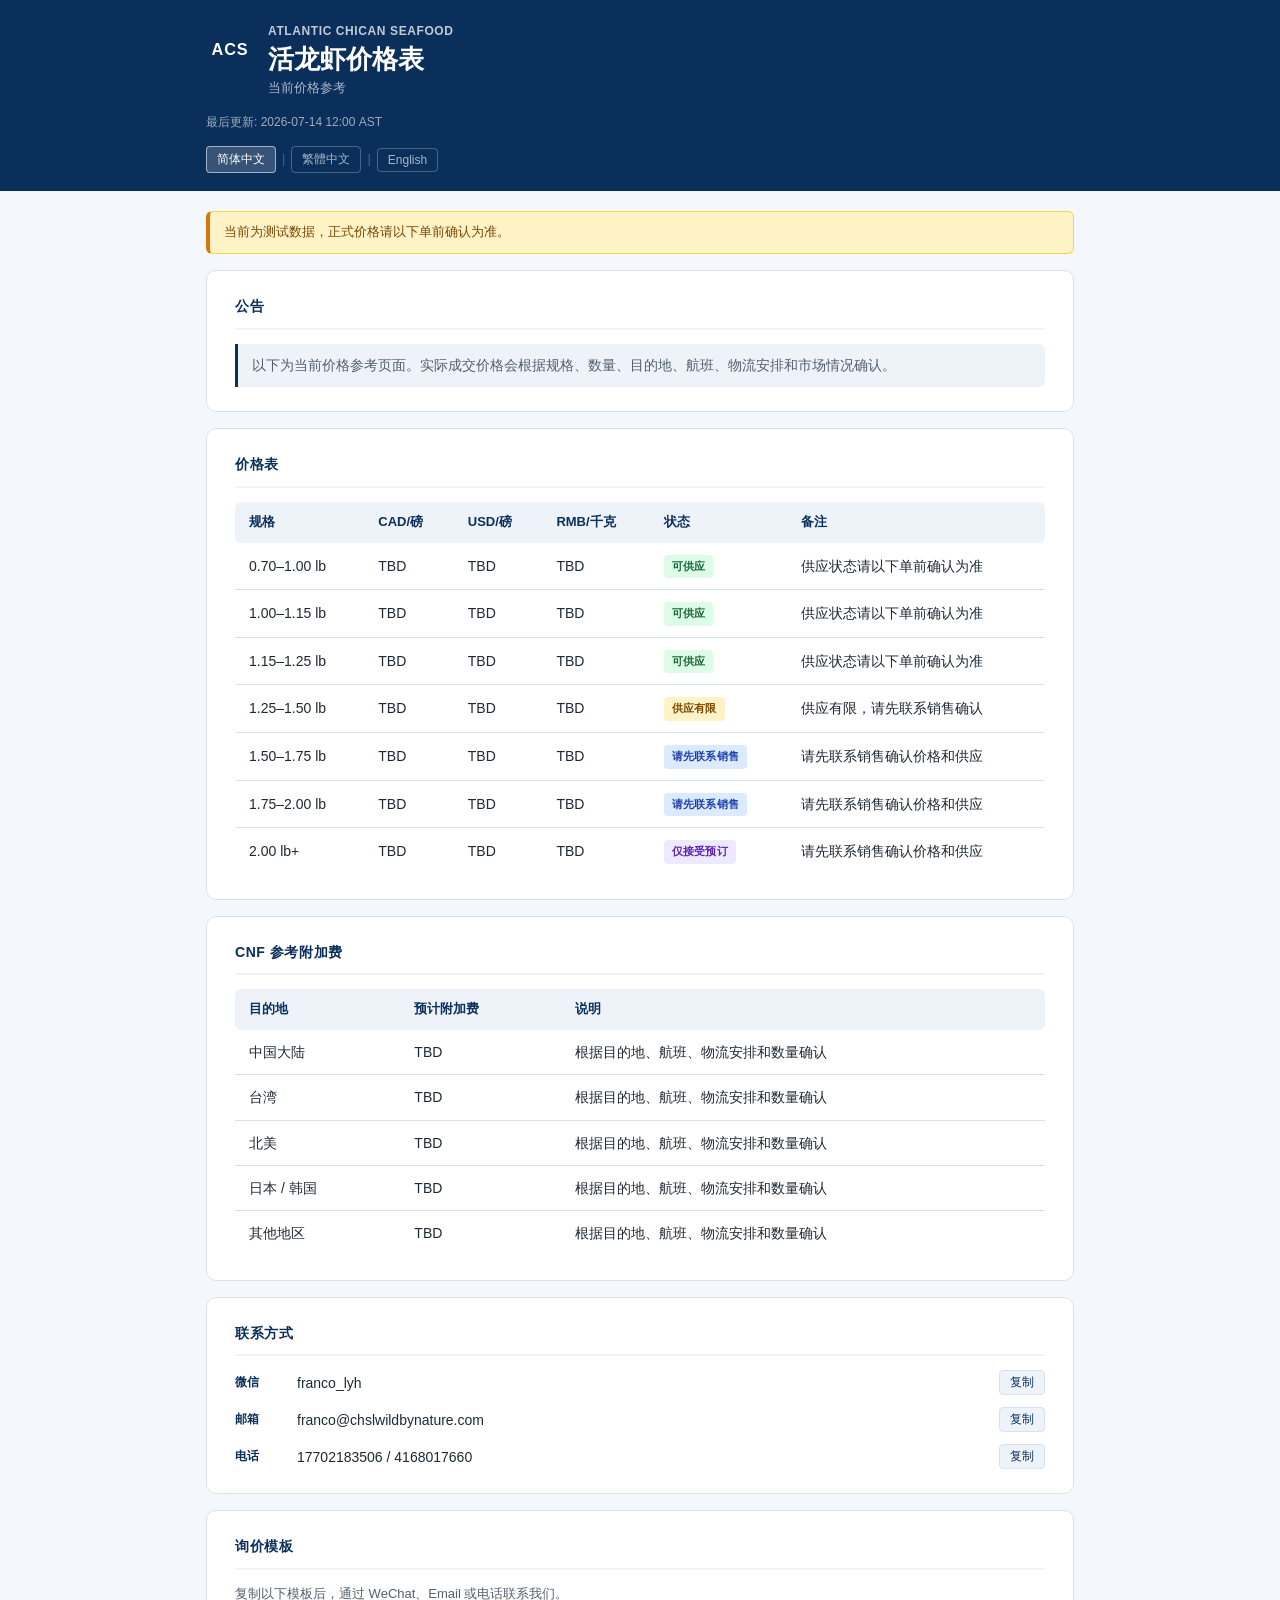
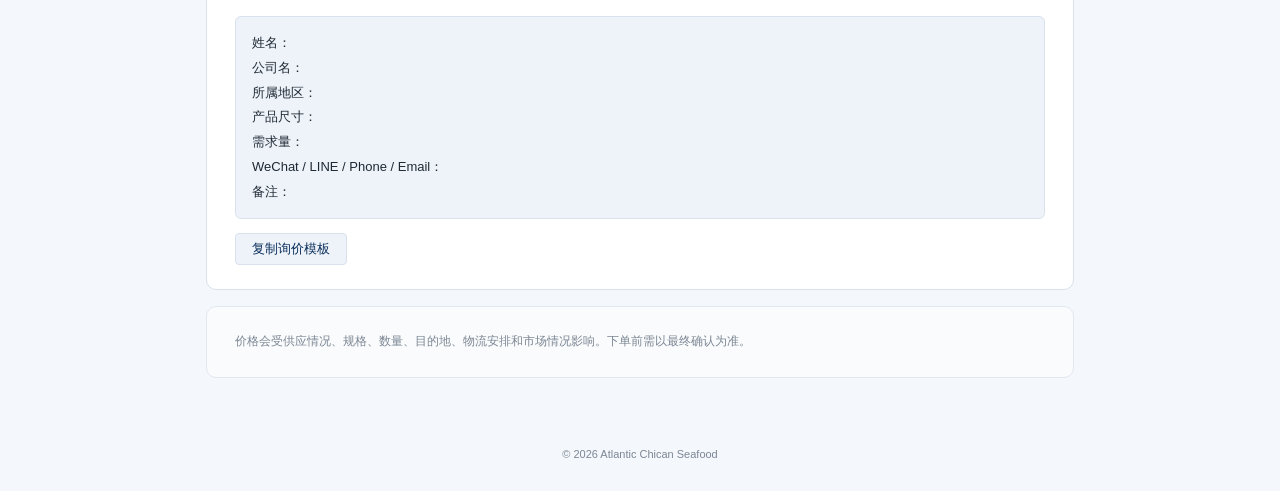
<file: index.html>
<!doctype html>
<html lang="zh-Hans">
<head>
  <meta charset="utf-8">
  <meta name="viewport" content="width=device-width, initial-scale=1">
  <title>活龙虾价格表 — Atlantic Chican Seafood</title>
  <link rel="stylesheet" href="styles.css">
</head>
<body>

  <!-- ── Header ──────────────────────────────────────────────────────────── -->
  <header id="site-header">
    <div class="container">
      <div class="header-inner">

        <div class="header-top">
          <img src="assets/logo-placeholder.svg" alt="ACS" class="logo" width="48" height="48">
          <div>
            <div class="brand-name" id="brand-name">Atlantic Chican Seafood</div>
            <h1 class="page-title" id="page-title">活龙虾价格表</h1>
            <p class="page-subtitle" id="page-subtitle">当前价格参考</p>
          </div>
        </div>

        <p class="header-meta" id="last-updated"></p>

        <nav class="lang-switcher" aria-label="Language">
          <button class="lang-btn active" data-lang="zh-hans">简体中文</button>
          <span class="lang-divider" aria-hidden="true">|</span>
          <button class="lang-btn" data-lang="zh-hant">繁體中文</button>
          <span class="lang-divider" aria-hidden="true">|</span>
          <button class="lang-btn" data-lang="en">English</button>
        </nav>

      </div>
    </div>
  </header>

  <!-- ── Main ────────────────────────────────────────────────────────────── -->
  <main id="main-content" class="container">

    <!-- Shown while JSON is loading -->
    <p id="loading-msg" class="loading-msg">…</p>

    <!-- Shown if JSON fails to load -->
    <div id="error-msg" class="error-card"></div>

    <!-- All sections, hidden until JS renders them -->
    <div id="sections-wrapper" hidden>

      <!-- Sample data banner — shown only when dataStatus === "sample" -->
      <div id="sample-banner" class="sample-banner" hidden></div>

      <!-- Announcement -->
      <section class="card">
        <h2 class="card-title" id="announcement-title"></h2>
        <p id="announcement-text"></p>
      </section>

      <!-- Price Table -->
      <section class="card">
        <h2 class="card-title" id="price-title"></h2>
        <div class="table-scroll">
          <table class="price-table">
            <thead>
              <tr>
                <th id="col-size"></th>
                <th id="col-cad"></th>
                <th id="col-usd"></th>
                <th id="col-rmb"></th>
                <th id="col-status"></th>
                <th id="col-note"></th>
              </tr>
            </thead>
            <tbody id="price-tbody"></tbody>
          </table>
        </div>
      </section>

      <!-- CNF Reference -->
      <section class="card">
        <h2 class="card-title" id="cnf-title"></h2>
        <div class="table-scroll">
          <table class="price-table">
            <thead>
              <tr>
                <th id="col-region"></th>
                <th id="col-addon"></th>
                <th id="col-cnf-note"></th>
              </tr>
            </thead>
            <tbody id="cnf-tbody"></tbody>
          </table>
        </div>
      </section>

      <!-- Contact -->
      <section class="card">
        <h2 class="card-title" id="contact-title"></h2>
        <div class="contact-list" id="contact-list"></div>
      </section>

      <!-- Quote Template -->
      <section class="card">
        <h2 class="card-title" id="quote-title"></h2>
        <p class="quote-helper" id="quote-helper"></p>
        <pre class="quote-template" id="quote-template"></pre>
        <button class="copy-btn quote-copy-btn" id="quote-copy-btn"></button>
      </section>

      <!-- Disclaimer -->
      <section class="card disclaimer-card">
        <p id="disclaimer-text"></p>
      </section>

    </div><!-- #sections-wrapper -->

  </main>

  <footer id="site-footer">
    <p>© 2026 Atlantic Chican Seafood</p>
  </footer>

  <script src="script.js"></script>
</body>
</html>
</file>
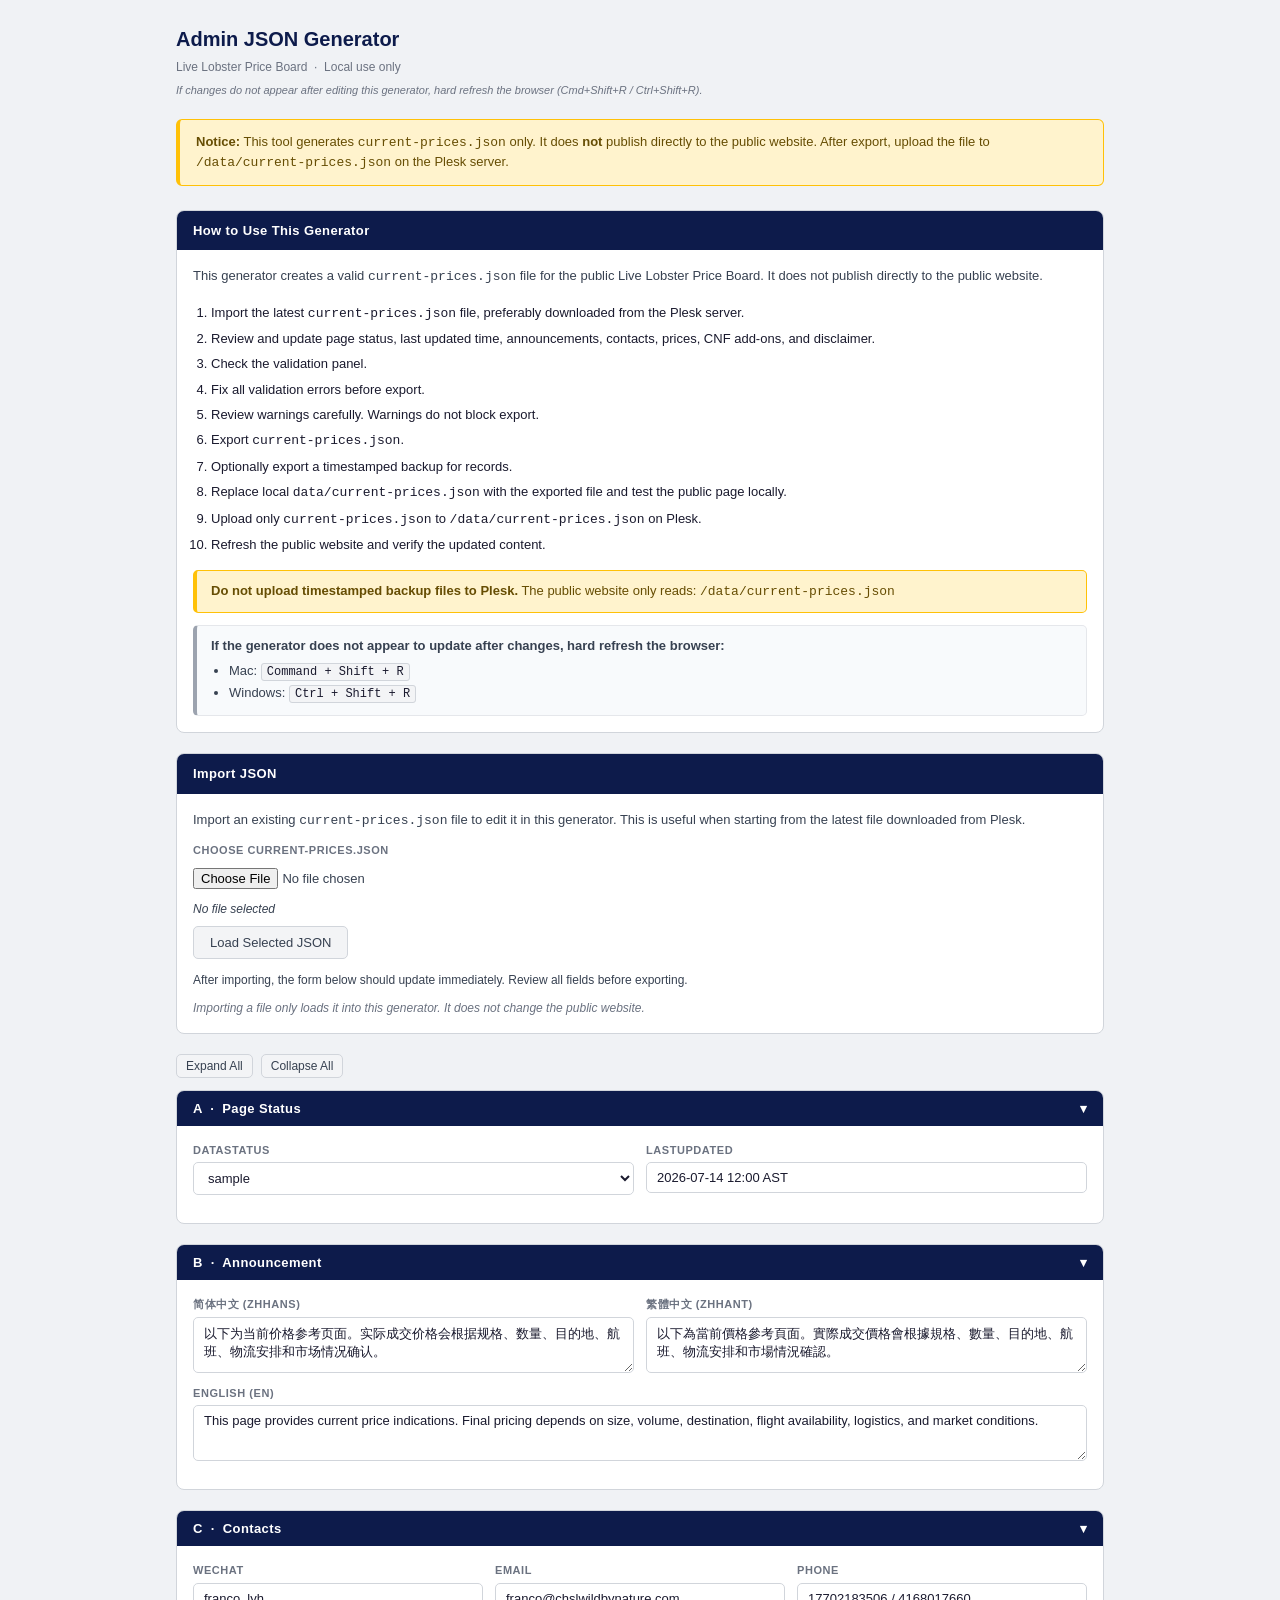
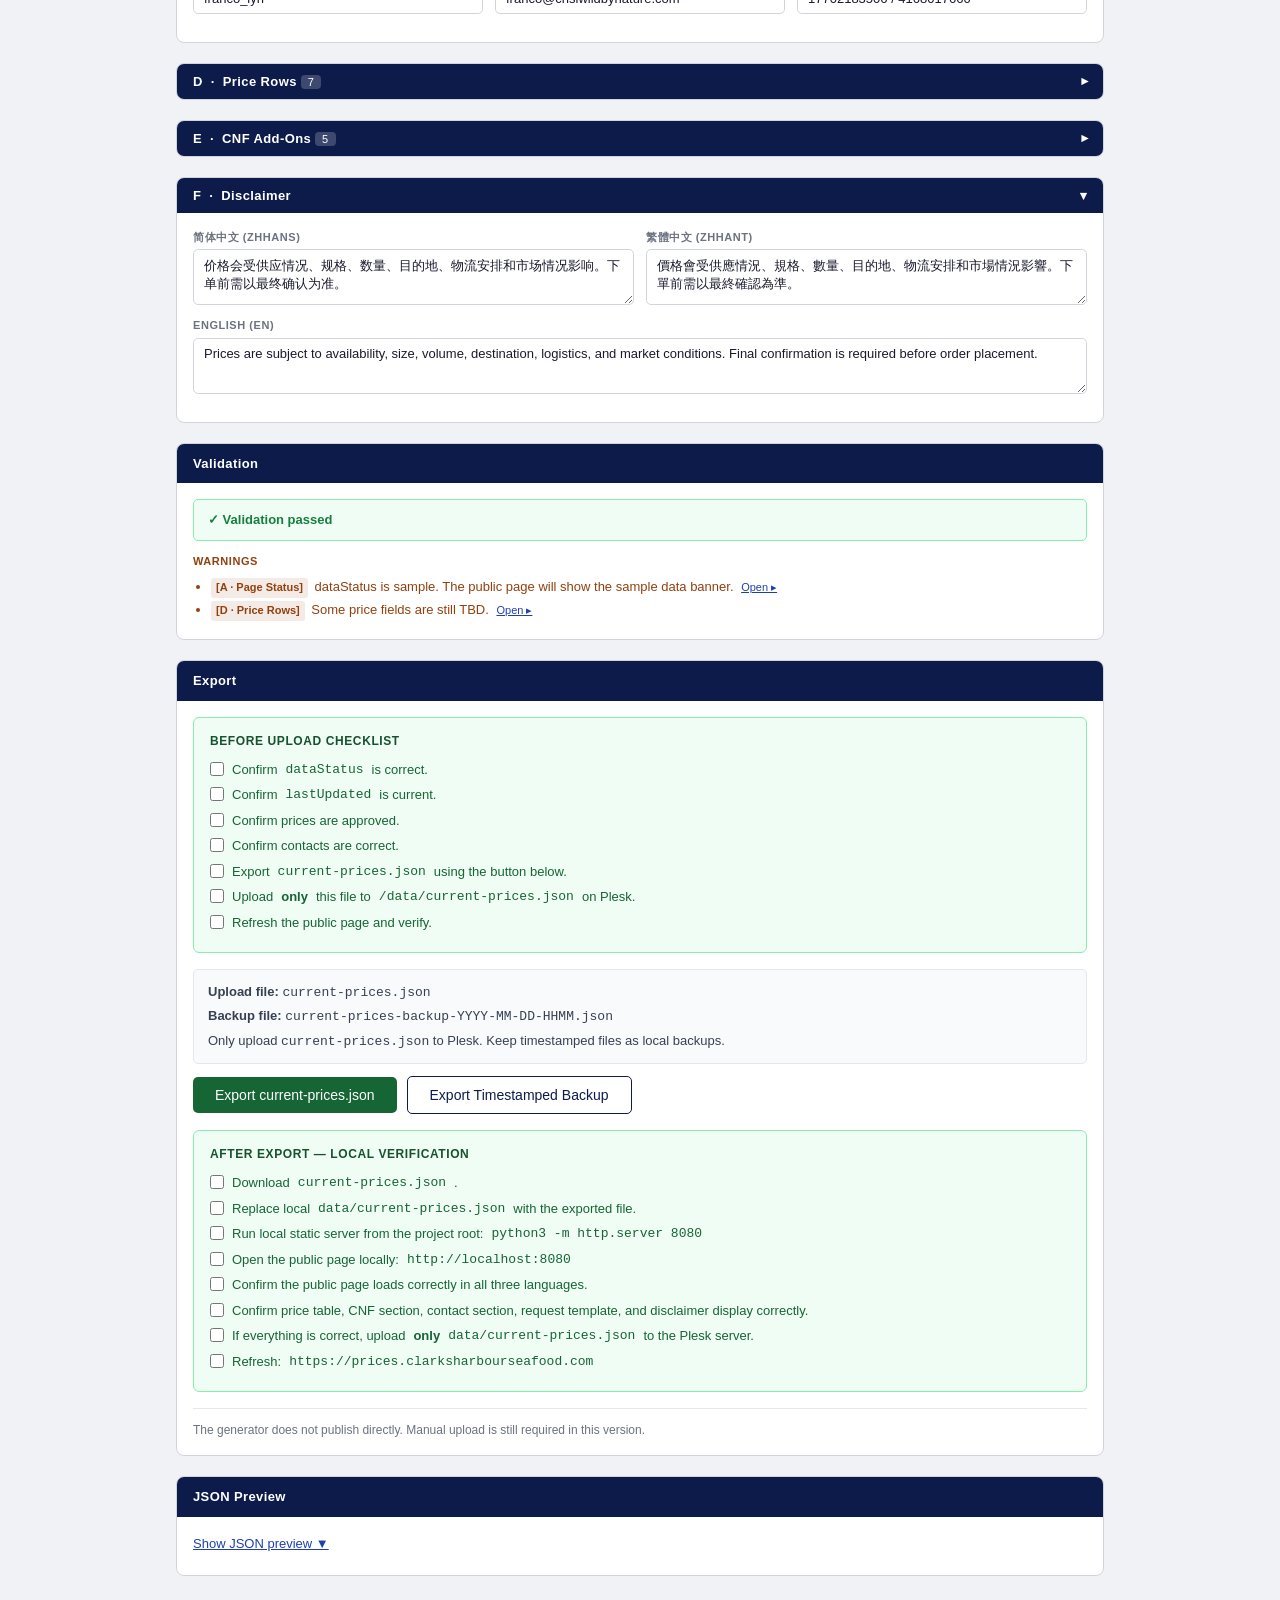
<file: admin-generator/index.html>
<!DOCTYPE html>
<html lang="en">
<head>
  <meta charset="UTF-8">
  <meta name="viewport" content="width=device-width, initial-scale=1.0">
  <meta http-equiv="Cache-Control" content="no-cache, no-store, must-revalidate">
  <meta http-equiv="Pragma" content="no-cache">
  <meta http-equiv="Expires" content="0">
  <title>Admin JSON Generator — Live Lobster Price Board</title>
  <link rel="stylesheet" href="styles.css">
</head>
<body>
<div class="page-wrapper">

  <h1>Admin JSON Generator</h1>
  <p class="subtitle">Live Lobster Price Board &nbsp;·&nbsp; Local use only</p>
  <p class="cache-note">If changes do not appear after editing this generator, hard refresh the browser (Cmd+Shift+R / Ctrl+Shift+R).</p>

  <div class="warning-banner">
    <strong>Notice:</strong> This tool generates <code>current-prices.json</code> only.
    It does <strong>not</strong> publish directly to the public website.
    After export, upload the file to <code>/data/current-prices.json</code> on the Plesk server.
  </div>

  <div id="error-banner"></div>

  <!-- ── How to Use ────────────────────────────────────────── -->
  <div class="card">
    <div class="card-header">How to Use This Generator</div>
    <div class="card-body">

      <p class="manual-summary">This generator creates a valid <code>current-prices.json</code> file for the public Live Lobster Price Board. It does not publish directly to the public website.</p>

      <ol class="manual-steps">
        <li>Import the latest <code>current-prices.json</code> file, preferably downloaded from the Plesk server.</li>
        <li>Review and update page status, last updated time, announcements, contacts, prices, CNF add-ons, and disclaimer.</li>
        <li>Check the validation panel.</li>
        <li>Fix all validation errors before export.</li>
        <li>Review warnings carefully. Warnings do not block export.</li>
        <li>Export <code>current-prices.json</code>.</li>
        <li>Optionally export a timestamped backup for records.</li>
        <li>Replace local <code>data/current-prices.json</code> with the exported file and test the public page locally.</li>
        <li>Upload only <code>current-prices.json</code> to <code>/data/current-prices.json</code> on Plesk.</li>
        <li>Refresh the public website and verify the updated content.</li>
      </ol>

      <div class="manual-warning">
        <strong>Do not upload timestamped backup files to Plesk.</strong>
        The public website only reads: <code>/data/current-prices.json</code>
      </div>

      <div class="manual-refresh-note">
        <strong>If the generator does not appear to update after changes, hard refresh the browser:</strong>
        <ul>
          <li>Mac: <kbd>Command + Shift + R</kbd></li>
          <li>Windows: <kbd>Ctrl + Shift + R</kbd></li>
        </ul>
      </div>

    </div>
  </div>

  <!-- ── Import JSON ──────────────────────────────────────── -->
  <div class="card">
    <div class="card-header">Import JSON</div>
    <div class="card-body">
      <p class="import-helper">Import an existing <code>current-prices.json</code> file to edit it in this generator. This is useful when starting from the latest file downloaded from Plesk.</p>

      <label for="importJsonFile" class="import-file-label">Choose current-prices.json</label>
      <input type="file" id="importJsonFile" accept=".json,application/json">

      <div id="selectedImportFileName" class="helper-text">No file selected</div>

      <button type="button" id="loadImportedJsonButton" class="secondary-button">Load Selected JSON</button>

      <p class="import-after-note">After importing, the form below should update immediately. Review all fields before exporting.</p>

      <div id="importJsonMessage" class="status-message"></div>

      <p class="import-safety-note">Importing a file only loads it into this generator. It does not change the public website.</p>
    </div>
  </div>

  <div class="section-controls">
    <button type="button" class="btn btn-secondary btn-sm" onclick="expandAllSections()">Expand All</button>
    <button type="button" class="btn btn-secondary btn-sm" onclick="collapseAllSections()">Collapse All</button>
  </div>

  <!-- ── A. Page Status ───────────────────────────────────── -->
  <div class="card">
    <div class="card-header">
      <button type="button" class="section-toggle" aria-expanded="true" aria-controls="sec-a-body" onclick="toggleSection('sec-a-body')">
        <span>A &nbsp;·&nbsp; Page Status</span>
        <span class="collapse-icon" aria-hidden="true">▾</span>
      </button>
    </div>
    <div class="card-body" id="sec-a-body">
      <div class="field-row">
        <div class="field-group">
          <label for="dataStatus">dataStatus</label>
          <select id="dataStatus">
            <option value="sample">sample</option>
            <option value="live">live</option>
          </select>
        </div>
        <div class="field-group">
          <label for="lastUpdated">lastUpdated</label>
          <input type="text" id="lastUpdated" placeholder="e.g. 2026-07-18 10:00 AST">
        </div>
      </div>
    </div>
  </div>

  <!-- ── B. Announcement ──────────────────────────────────── -->
  <div class="card">
    <div class="card-header">
      <button type="button" class="section-toggle" aria-expanded="true" aria-controls="sec-b-body" onclick="toggleSection('sec-b-body')">
        <span>B &nbsp;·&nbsp; Announcement</span>
        <span class="collapse-icon" aria-hidden="true">▾</span>
      </button>
    </div>
    <div class="card-body" id="sec-b-body">
      <div class="field-row">
        <div class="field-group">
          <label for="ann-zhHans">简体中文 (zhHans)</label>
          <textarea id="ann-zhHans"></textarea>
        </div>
        <div class="field-group">
          <label for="ann-zhHant">繁體中文 (zhHant)</label>
          <textarea id="ann-zhHant"></textarea>
        </div>
      </div>
      <div class="field-row single">
        <div class="field-group">
          <label for="ann-en">English (en)</label>
          <textarea id="ann-en"></textarea>
        </div>
      </div>
    </div>
  </div>

  <!-- ── C. Contacts ──────────────────────────────────────── -->
  <div class="card">
    <div class="card-header">
      <button type="button" class="section-toggle" aria-expanded="true" aria-controls="sec-c-body" onclick="toggleSection('sec-c-body')">
        <span>C &nbsp;·&nbsp; Contacts</span>
        <span class="collapse-icon" aria-hidden="true">▾</span>
      </button>
    </div>
    <div class="card-body" id="sec-c-body">
      <div class="field-row triple">
        <div class="field-group">
          <label for="wechat">WeChat</label>
          <input type="text" id="wechat" placeholder="wechat ID">
        </div>
        <div class="field-group">
          <label for="email">Email</label>
          <input type="text" id="email" placeholder="email@example.com">
        </div>
        <div class="field-group">
          <label for="phone">Phone</label>
          <input type="text" id="phone" placeholder="+1 902 000 0000">
        </div>
      </div>
    </div>
  </div>

  <!-- ── D. Price Rows ────────────────────────────────────── -->
  <div class="card">
    <div class="card-header">
      <button type="button" class="section-toggle" aria-expanded="false" aria-controls="sec-d-body" onclick="toggleSection('sec-d-body')">
        <span>D &nbsp;·&nbsp; Price Rows <span class="card-badge" id="price-count-badge"></span></span>
        <span class="collapse-icon" aria-hidden="true">▾</span>
      </button>
    </div>
    <div class="card-body collapsed" id="sec-d-body">
      <div id="price-rows-container"></div>
      <div class="add-row-bar">
        <button class="btn btn-secondary" onclick="addPriceRow()">+ Add Price Row</button>
      </div>
    </div>
  </div>

  <!-- ── E. CNF Add-Ons ───────────────────────────────────── -->
  <div class="card">
    <div class="card-header">
      <button type="button" class="section-toggle" aria-expanded="false" aria-controls="sec-e-body" onclick="toggleSection('sec-e-body')">
        <span>E &nbsp;·&nbsp; CNF Add-Ons <span class="card-badge" id="cnf-count-badge"></span></span>
        <span class="collapse-icon" aria-hidden="true">▾</span>
      </button>
    </div>
    <div class="card-body collapsed" id="sec-e-body">
      <div id="cnf-rows-container"></div>
      <div class="add-row-bar">
        <button class="btn btn-secondary" onclick="addCnfRow()">+ Add CNF Row</button>
      </div>
    </div>
  </div>

  <!-- ── F. Disclaimer ────────────────────────────────────── -->
  <div class="card" id="disclaimer-section" style="display:none">
    <div class="card-header">
      <button type="button" class="section-toggle" aria-expanded="true" aria-controls="sec-f-body" onclick="toggleSection('sec-f-body')">
        <span>F &nbsp;·&nbsp; Disclaimer</span>
        <span class="collapse-icon" aria-hidden="true">▾</span>
      </button>
    </div>
    <div class="card-body" id="sec-f-body">
      <div class="field-row">
        <div class="field-group">
          <label for="disc-zhHans">简体中文 (zhHans)</label>
          <textarea id="disc-zhHans"></textarea>
        </div>
        <div class="field-group">
          <label for="disc-zhHant">繁體中文 (zhHant)</label>
          <textarea id="disc-zhHant"></textarea>
        </div>
      </div>
      <div class="field-row single">
        <div class="field-group">
          <label for="disc-en">English (en)</label>
          <textarea id="disc-en"></textarea>
        </div>
      </div>
    </div>
  </div>

  <!-- ── Validation panel ─────────────────────────────────── -->
  <div class="card" id="validation-panel-card">
    <div class="card-header">Validation</div>
    <div class="card-body" id="validation-panel-body">
      <div class="vp-status passed">&#10003; Loading…</div>
    </div>
  </div>

  <!-- ── Export ───────────────────────────────────────────── -->
  <div class="card">
    <div class="card-header">Export</div>
    <div class="card-body">

      <div class="checklist">
        <h3>Before upload checklist</h3>
        <label><input type="checkbox"> Confirm <code>dataStatus</code> is correct.</label>
        <label><input type="checkbox"> Confirm <code>lastUpdated</code> is current.</label>
        <label><input type="checkbox"> Confirm prices are approved.</label>
        <label><input type="checkbox"> Confirm contacts are correct.</label>
        <label><input type="checkbox"> Export <code>current-prices.json</code> using the button below.</label>
        <label><input type="checkbox"> Upload <strong>only</strong> this file to <code>/data/current-prices.json</code> on Plesk.</label>
        <label><input type="checkbox"> Refresh the public page and verify.</label>
      </div>

      <div class="export-area">
        <div id="validation-error" class="validation-error"></div>
        <div class="export-file-note">
          <p><strong>Upload file:</strong> <code>current-prices.json</code></p>
          <p><strong>Backup file:</strong> <code>current-prices-backup-YYYY-MM-DD-HHMM.json</code></p>
          <p>Only upload <code>current-prices.json</code> to Plesk. Keep timestamped files as local backups.</p>
        </div>
        <div class="export-buttons">
          <button class="btn btn-export" onclick="exportJSON()">Export current-prices.json</button>
          <button class="btn btn-backup" onclick="exportBackupJSON()">Export Timestamped Backup</button>
        </div>
      </div>

      <div id="export-success" class="export-success">
        <strong>current-prices.json exported.</strong>
        Upload this file to <code>/data/current-prices.json</code> after local verification.
      </div>

      <div id="export-backup-success" class="export-success">
        <strong>Timestamped backup exported.</strong>
        Keep this file for local records. Do not upload it to Plesk unless renamed to <code>current-prices.json</code>.
      </div>

      <div class="checklist checklist-after">
        <h3>After Export — local verification</h3>
        <label><input type="checkbox"> Download <code>current-prices.json</code>.</label>
        <label><input type="checkbox"> Replace local <code>data/current-prices.json</code> with the exported file.</label>
        <label><input type="checkbox"> Run local static server from the project root:<br><code>python3 -m http.server 8080</code></label>
        <label><input type="checkbox"> Open the public page locally:<br><code>http://localhost:8080</code></label>
        <label><input type="checkbox"> Confirm the public page loads correctly in all three languages.</label>
        <label><input type="checkbox"> Confirm price table, CNF section, contact section, request template, and disclaimer display correctly.</label>
        <label><input type="checkbox"> If everything is correct, upload <strong>only</strong> <code>data/current-prices.json</code> to the Plesk server.</label>
        <label><input type="checkbox"> Refresh: <code>https://prices.clarksharbourseafood.com</code></label>
      </div>

      <p class="manual-upload-note">The generator does not publish directly. Manual upload is still required in this version.</p>

    </div>
  </div>

  <!-- ── JSON Preview ─────────────────────────────────────── -->
  <div class="card">
    <div class="card-header">JSON Preview</div>
    <div class="card-body">
      <button class="preview-toggle" id="preview-toggle-btn" onclick="togglePreview()">Show JSON preview ▼</button>
      <div id="preview-container">
        <pre id="json-preview"></pre>
      </div>
    </div>
  </div>

</div><!-- /page-wrapper -->
<script src="script.js"></script>
</body>
</html>
</file>
<file: styles.css>
/* ── Variables ──────────────────────────────────────────────────────────── */
:root {
  --navy:        #0b2f5b;
  --navy-light:  #1a4a8a;
  --navy-pale:   #eef3fa;
  --text:        #1f2933;
  --text-muted:  #52606d;
  --text-light:  #7b8794;
  --border:      #d9e2ec;
  --bg:          #f4f7fb;
  --white:       #ffffff;
  --green:       #166534;
  --green-bg:    #dcfce7;
  --amber:       #7c4700;
  --amber-bg:    #fef3c7;
  --red:         #991b1b;
  --red-bg:      #fee2e2;
  --blue:        #1e40af;
  --blue-bg:     #dbeafe;
  --purple:      #5b21b6;
  --purple-bg:   #ede9fe;
}

/* ── Reset / Base ───────────────────────────────────────────────────────── */
*, *::before, *::after {
  box-sizing: border-box;
  margin: 0;
  padding: 0;
}

html {
  font-size: 15px;
}

body {
  font-family: -apple-system, BlinkMacSystemFont, "Segoe UI",
               "PingFang SC", "Microsoft YaHei", "Noto Sans CJK SC",
               Arial, sans-serif;
  background: var(--bg);
  color: var(--text);
  line-height: 1.6;
}

/* ── Layout container ───────────────────────────────────────────────────── */
.container {
  max-width: 900px;
  margin: 0 auto;
  padding: 0 16px;
}

/* ── Header ─────────────────────────────────────────────────────────────── */
#site-header {
  background: var(--navy);
  color: var(--white);
  padding: 22px 0 18px;
}

.header-inner {
  display: flex;
  flex-direction: column;
  gap: 14px;
}

.header-top {
  display: flex;
  align-items: flex-start;
  gap: 14px;
}

.logo {
  width: 48px;
  height: 48px;
  flex-shrink: 0;
  border-radius: 8px;
}

.brand-name {
  font-size: 12px;
  font-weight: 600;
  letter-spacing: 0.05em;
  opacity: 0.75;
  margin-bottom: 3px;
  text-transform: uppercase;
}

.page-title {
  font-size: 21px;
  font-weight: 700;
  line-height: 1.2;
  margin: 0;
}

.page-subtitle {
  font-size: 13px;
  opacity: 0.65;
  margin-top: 3px;
}

.header-meta {
  font-size: 12px;
  opacity: 0.6;
  min-height: 1.2em;
}

/* ── Language switcher ──────────────────────────────────────────────────── */
.lang-switcher {
  display: flex;
  align-items: center;
  gap: 6px;
  flex-wrap: wrap;
}

.lang-btn {
  background: transparent;
  color: rgba(255, 255, 255, 0.65);
  border: 1px solid rgba(255, 255, 255, 0.25);
  border-radius: 4px;
  padding: 4px 10px;
  font-size: 12px;
  cursor: pointer;
  transition: background 0.15s, color 0.15s, border-color 0.15s;
  font-family: inherit;
}

.lang-btn:hover {
  background: rgba(255, 255, 255, 0.1);
  color: var(--white);
}

.lang-btn.active {
  background: rgba(255, 255, 255, 0.18);
  color: var(--white);
  border-color: rgba(255, 255, 255, 0.55);
}

.lang-divider {
  color: rgba(255, 255, 255, 0.25);
  font-size: 13px;
  user-select: none;
}

/* ── Main content area ──────────────────────────────────────────────────── */
#main-content {
  padding-top: 20px;
  padding-bottom: 48px;
}

#sections-wrapper {
  display: flex;
  flex-direction: column;
  gap: 16px;
}

/* ── Cards ──────────────────────────────────────────────────────────────── */
.card {
  background: var(--white);
  border: 1px solid var(--border);
  border-radius: 10px;
  padding: 20px;
}

.card-title {
  font-size: 14px;
  font-weight: 700;
  color: var(--navy);
  text-transform: uppercase;
  letter-spacing: 0.04em;
  margin-bottom: 14px;
  padding-bottom: 10px;
  border-bottom: 2px solid var(--navy-pale);
}

/* ── Announcement ───────────────────────────────────────────────────────── */
#announcement-text {
  font-size: 14px;
  color: var(--text-muted);
  background: var(--navy-pale);
  border-left: 3px solid var(--navy);
  padding: 10px 14px;
  border-radius: 0 6px 6px 0;
  line-height: 1.7;
}

/* ── Tables ─────────────────────────────────────────────────────────────── */
.table-scroll {
  overflow-x: auto;
  -webkit-overflow-scrolling: touch;
  margin: 0 -4px;
  padding: 0 4px;
}

.price-table {
  width: 100%;
  border-collapse: collapse;
  font-size: 13px;
  min-width: 520px;
}

.price-table th {
  background: var(--navy-pale);
  color: var(--navy);
  font-weight: 700;
  font-size: 12px;
  text-align: left;
  padding: 9px 12px;
  white-space: nowrap;
}

.price-table th:first-child { border-radius: 6px 0 0 6px; }
.price-table th:last-child  { border-radius: 0 6px 6px 0; }

.price-table td {
  padding: 10px 12px;
  border-bottom: 1px solid var(--border);
  vertical-align: middle;
  font-size: 13px;
}

.price-table tr:last-child td {
  border-bottom: none;
}

.price-table tbody tr:hover td {
  background: #f9fbfd;
}

/* ── Status badges ──────────────────────────────────────────────────────── */
.status-badge {
  display: inline-block;
  padding: 3px 8px;
  border-radius: 4px;
  font-size: 11px;
  font-weight: 700;
  white-space: nowrap;
  letter-spacing: 0.02em;
}

.status-available { background: var(--green-bg);  color: var(--green);  }
.status-limited   { background: var(--amber-bg);  color: var(--amber);  }
.status-sold-out  { background: var(--red-bg);    color: var(--red);    }
.status-contact   { background: var(--blue-bg);   color: var(--blue);   }
.status-preorder  { background: var(--purple-bg); color: var(--purple); }

/* ── Contact section ────────────────────────────────────────────────────── */
.contact-list {
  display: flex;
  flex-direction: column;
  gap: 12px;
}

.contact-row {
  display: flex;
  align-items: center;
  gap: 10px;
  flex-wrap: wrap;
}

.contact-label {
  font-size: 12px;
  font-weight: 700;
  color: var(--navy);
  min-width: 52px;
  text-transform: uppercase;
  letter-spacing: 0.04em;
}

.contact-value {
  font-size: 14px;
  color: var(--text);
  flex: 1;
  word-break: break-all;
}

.copy-btn {
  background: var(--navy-pale);
  color: var(--navy);
  border: 1px solid var(--border);
  border-radius: 4px;
  padding: 3px 10px;
  font-size: 12px;
  font-family: inherit;
  cursor: pointer;
  transition: background 0.15s, color 0.15s;
  white-space: nowrap;
  flex-shrink: 0;
}

.copy-btn:hover {
  background: var(--navy);
  color: var(--white);
}

.copy-btn.copied {
  background: var(--green-bg);
  color: var(--green);
  border-color: var(--green-bg);
  pointer-events: none;
}

/* ── Sample data banner ─────────────────────────────────────────────────── */
.sample-banner {
  background: var(--amber-bg);
  border: 1px solid #fcd34d;
  border-left: 4px solid #d97706;
  border-radius: 6px;
  padding: 10px 14px;
  font-size: 13px;
  color: var(--amber);
  line-height: 1.6;
}

/* ── Quote Template section ─────────────────────────────────────────────── */
.quote-helper {
  font-size: 13px;
  color: var(--text-muted);
  margin-bottom: 12px;
}

.quote-template {
  font-family: inherit;
  font-size: 13px;
  background: var(--navy-pale);
  border: 1px solid var(--border);
  border-radius: 6px;
  padding: 14px 16px;
  line-height: 1.9;
  white-space: pre-wrap;
  word-break: break-word;
  margin-bottom: 14px;
  color: var(--text);
}

.quote-copy-btn {
  padding: 6px 16px;
  font-size: 13px;
}

/* ── Disclaimer ─────────────────────────────────────────────────────────── */
.disclaimer-card {
  border-color: #e2e8f0;
  background: #fafbfc;
}

#disclaimer-text {
  font-size: 12px;
  color: var(--text-light);
  line-height: 1.8;
}

/* ── Loading state ──────────────────────────────────────────────────────── */
.loading-msg {
  text-align: center;
  color: var(--text-light);
  padding: 40px 0;
  font-size: 14px;
}

/* ── Error state ────────────────────────────────────────────────────────── */
.error-card {
  display: none;
  background: var(--red-bg);
  border: 1px solid #fca5a5;
  border-radius: 10px;
  padding: 20px;
  color: var(--red);
  font-size: 14px;
  line-height: 1.6;
  margin-top: 4px;
}

.error-card.visible {
  display: block;
}

/* ── Footer ─────────────────────────────────────────────────────────────── */
#site-footer {
  text-align: center;
  padding: 20px 16px 28px;
  font-size: 11px;
  color: var(--text-light);
}

/* ── Responsive (600px+) ────────────────────────────────────────────────── */
@media (min-width: 600px) {
  html {
    font-size: 16px;
  }

  .page-title {
    font-size: 26px;
  }

  .card {
    padding: 24px 28px;
  }

  .contact-row {
    flex-wrap: nowrap;
  }

  .price-table {
    font-size: 14px;
  }

  .price-table th {
    font-size: 13px;
    padding: 10px 14px;
  }

  .price-table td {
    padding: 11px 14px;
    font-size: 14px;
  }
}
</file>
<file: admin-generator/styles.css>
*, *::before, *::after { box-sizing: border-box; margin: 0; padding: 0; }

body {
  font-family: -apple-system, BlinkMacSystemFont, "Segoe UI", Roboto, sans-serif;
  font-size: 14px;
  background: #f0f2f5;
  color: #1a1a2e;
  line-height: 1.5;
}

/* ── Layout ── */
.page-wrapper {
  max-width: 960px;
  margin: 0 auto;
  padding: 24px 16px 60px;
}

/* ── Warning banner ── */
.warning-banner {
  background: #fff3cd;
  border: 1px solid #ffc107;
  border-left: 4px solid #ffc107;
  border-radius: 6px;
  padding: 12px 16px;
  margin-bottom: 24px;
  font-size: 13px;
  color: #664d03;
}

/* ── Page title ── */
h1 {
  font-size: 20px;
  font-weight: 700;
  color: #0d1b4b;
  margin-bottom: 4px;
}
.subtitle {
  font-size: 12px;
  color: #6b7280;
  margin-bottom: 6px;
}

.cache-note {
  font-size: 11px;
  color: #6b7280;
  margin-bottom: 20px;
  font-style: italic;
}

/* ── Error banner ── */
#error-banner {
  background: #fde8e8;
  border: 1px solid #f87171;
  border-left: 4px solid #dc2626;
  border-radius: 6px;
  padding: 12px 16px;
  margin-bottom: 24px;
  color: #7f1d1d;
  display: none;
}
#error-banner.visible { display: block; }

/* ── Cards ── */
.card {
  background: #fff;
  border: 1px solid #d1d5db;
  border-radius: 8px;
  margin-bottom: 20px;
  overflow: hidden;
}

.card-header {
  background: #0d1b4b;
  color: #fff;
  padding: 10px 16px;
  font-size: 13px;
  font-weight: 600;
  letter-spacing: 0.03em;
  display: flex;
  align-items: center;
  gap: 8px;
}
.card-header .card-badge {
  background: rgba(255,255,255,0.2);
  border-radius: 4px;
  padding: 1px 7px;
  font-size: 11px;
  font-weight: 500;
}

.card-body {
  padding: 16px;
}

/* ── Field rows ── */
.field-row {
  display: grid;
  grid-template-columns: 1fr 1fr;
  gap: 12px;
  margin-bottom: 12px;
}
.field-row.single { grid-template-columns: 1fr; }
.field-row.triple { grid-template-columns: 1fr 1fr 1fr; }

.field-group {
  display: flex;
  flex-direction: column;
  gap: 4px;
}
.field-group label {
  font-size: 11px;
  font-weight: 600;
  color: #6b7280;
  text-transform: uppercase;
  letter-spacing: 0.05em;
}

input[type="text"],
select,
textarea {
  width: 100%;
  border: 1px solid #d1d5db;
  border-radius: 5px;
  padding: 7px 10px;
  font-size: 13px;
  font-family: inherit;
  color: #1a1a2e;
  background: #fff;
  transition: border-color 0.15s;
}
input[type="text"]:focus,
select:focus,
textarea:focus {
  outline: none;
  border-color: #1e40af;
  box-shadow: 0 0 0 2px rgba(30,64,175,0.12);
}
input[readonly] {
  background: #f3f4f6;
  color: #6b7280;
  cursor: default;
}
textarea {
  resize: vertical;
  min-height: 56px;
}

/* ── Price / CNF item cards ── */
.item-card {
  border: 1px solid #e5e7eb;
  border-radius: 6px;
  margin-bottom: 14px;
  overflow: hidden;
}

.item-card-header {
  background: #e9edf7;
  padding: 8px 12px;
  display: flex;
  align-items: center;
  justify-content: space-between;
  gap: 8px;
}
.item-card-header span {
  font-size: 12px;
  font-weight: 600;
  color: #374151;
}
.item-card-actions {
  display: flex;
  gap: 6px;
}

.item-card-body {
  padding: 12px;
}

/* ── Divider label ── */
.section-label {
  font-size: 11px;
  font-weight: 700;
  color: #9ca3af;
  text-transform: uppercase;
  letter-spacing: 0.07em;
  margin: 10px 0 6px;
  border-top: 1px solid #f0f2f5;
  padding-top: 10px;
}
.section-label:first-child { border-top: none; margin-top: 0; padding-top: 0; }

/* ── Buttons ── */
.btn {
  display: inline-flex;
  align-items: center;
  gap: 5px;
  padding: 7px 14px;
  border-radius: 5px;
  border: none;
  cursor: pointer;
  font-size: 13px;
  font-weight: 500;
  font-family: inherit;
  transition: background 0.15s, opacity 0.15s;
}
.btn:active { opacity: 0.85; }

.btn-primary {
  background: #0d1b4b;
  color: #fff;
}
.btn-primary:hover { background: #1e3a8a; }

.btn-secondary {
  background: #f3f4f6;
  color: #374151;
  border: 1px solid #d1d5db;
}
.btn-secondary:hover { background: #e5e7eb; }

.btn-danger {
  background: #fee2e2;
  color: #b91c1c;
  border: 1px solid #fca5a5;
}
.btn-danger:hover { background: #fecaca; }

.btn-sm {
  padding: 4px 9px;
  font-size: 12px;
}

.btn-export {
  background: #166534;
  color: #fff;
  padding: 10px 22px;
  font-size: 14px;
}
.btn-export:hover { background: #15803d; }

.add-row-bar {
  padding: 8px 0 4px;
  display: flex;
  gap: 8px;
}

/* ── Checklist ── */
.checklist {
  background: #f0fdf4;
  border: 1px solid #86efac;
  border-radius: 6px;
  padding: 14px 16px;
  margin-bottom: 16px;
}
.checklist h3 {
  font-size: 12px;
  font-weight: 700;
  color: #14532d;
  text-transform: uppercase;
  letter-spacing: 0.05em;
  margin-bottom: 10px;
}
.checklist label {
  display: flex;
  align-items: flex-start;
  gap: 8px;
  font-size: 13px;
  color: #166534;
  margin-bottom: 6px;
  cursor: pointer;
}
.checklist input[type="checkbox"] {
  margin-top: 2px;
  width: 14px;
  height: 14px;
  accent-color: #166534;
  flex-shrink: 0;
}

/* ── Export area ── */
.export-area {
  display: flex;
  flex-direction: column;
  gap: 12px;
}

.export-file-note {
  background: #f8fafc;
  border: 1px solid #e5e7eb;
  border-radius: 5px;
  padding: 10px 14px;
  font-size: 13px;
  color: #374151;
  line-height: 1.8;
}

.export-buttons {
  display: flex;
  gap: 10px;
  flex-wrap: wrap;
  align-items: center;
}

.btn-backup {
  background: #fff;
  color: #0d1b4b;
  border: 1px solid #0d1b4b;
  padding: 10px 22px;
  font-size: 14px;
}
.btn-backup:hover { background: #f0f2f5; }

/* ── Validation error ── */
.validation-error {
  background: #fde8e8;
  border: 1px solid #f87171;
  border-radius: 5px;
  padding: 10px 14px;
  color: #7f1d1d;
  font-size: 13px;
  display: none;
}
.validation-error.visible { display: block; }
.validation-error ul { margin: 6px 0 0 16px; }
.validation-error li { margin-bottom: 3px; }

/* ── Preview ── */
.preview-toggle {
  background: none;
  border: none;
  cursor: pointer;
  font-size: 13px;
  color: #1e40af;
  padding: 0;
  font-family: inherit;
  text-decoration: underline;
  margin-bottom: 8px;
}

#preview-container {
  display: none;
}
#preview-container.open { display: block; }

#json-preview {
  background: #1e2433;
  color: #a8d8a8;
  border-radius: 6px;
  padding: 14px;
  font-family: "SF Mono", "Fira Code", "Consolas", monospace;
  font-size: 12px;
  line-height: 1.6;
  max-height: 400px;
  overflow-y: auto;
  white-space: pre;
  tab-size: 2;
  border: 1px solid #374151;
}

/* ── Validation panel ── */
.vp-status {
  padding: 10px 14px;
  border-radius: 5px;
  font-size: 13px;
  font-weight: 600;
}
.vp-status.passed {
  background: #f0fdf4;
  border: 1px solid #86efac;
  color: #15803d;
}
.vp-status.has-errors {
  background: #fde8e8;
  border: 1px solid #f87171;
  color: #b91c1c;
}
.vp-list {
  margin: 8px 0 0 18px;
  font-size: 13px;
  line-height: 1.6;
}
.vp-list li { margin-bottom: 2px; }
.vp-errors  { color: #7f1d1d; }
.vp-warning-header {
  font-size: 11px;
  font-weight: 700;
  color: #92400e;
  text-transform: uppercase;
  letter-spacing: 0.05em;
  margin-top: 12px;
  margin-bottom: 4px;
}
.vp-warnings { color: #92400e; }

/* ── Export success ── */
.export-success {
  background: #f0fdf4;
  border: 1px solid #86efac;
  border-left: 4px solid #16a34a;
  border-radius: 5px;
  padding: 10px 14px;
  color: #14532d;
  font-size: 13px;
  margin-top: 14px;
  display: none;
}
.export-success.visible { display: block; }

.checklist-after { margin-top: 16px; }

.manual-upload-note {
  font-size: 12px;
  color: #6b7280;
  margin-top: 12px;
  padding-top: 12px;
  border-top: 1px solid #e5e7eb;
}

/* ── Collapsible sections ── */
.section-toggle {
  display: flex;
  align-items: center;
  justify-content: space-between;
  width: 100%;
  background: none;
  border: none;
  color: inherit;
  font-size: inherit;
  font-weight: inherit;
  font-family: inherit;
  letter-spacing: inherit;
  cursor: pointer;
  padding: 0;
  text-align: left;
  gap: 8px;
}
.section-toggle:focus-visible {
  outline: 2px solid rgba(255,255,255,0.55);
  outline-offset: 2px;
  border-radius: 2px;
}

.collapse-icon {
  font-size: 13px;
  flex-shrink: 0;
  display: inline-block;
  transition: transform 0.15s ease;
}
.section-toggle[aria-expanded="false"] .collapse-icon {
  transform: rotate(-90deg);
}

.card-body.collapsed {
  display: none;
}

.section-controls {
  display: flex;
  gap: 8px;
  margin-bottom: 12px;
}

/* ── Validation section tags + open links ── */
.vp-section-tag {
  display: inline-block;
  font-size: 11px;
  font-weight: 700;
  background: rgba(0,0,0,0.08);
  border-radius: 3px;
  padding: 1px 5px;
  margin-right: 3px;
}
.vp-errors  .vp-section-tag { background: rgba(127,29,29,0.10); }
.vp-warnings .vp-section-tag { background: rgba(146,64,14,0.10); }

.vp-open-btn {
  background: none;
  border: none;
  cursor: pointer;
  font-size: 11px;
  color: #1e40af;
  padding: 0 0 0 4px;
  font-family: inherit;
  text-decoration: underline;
  vertical-align: baseline;
}
.vp-open-btn:hover { color: #1e3a8a; }

/* ── How to Use manual section ── */
.manual-summary {
  font-size: 13px;
  color: #374151;
  margin-bottom: 14px;
}

.manual-steps {
  margin: 0 0 14px 18px;
  padding: 0;
  font-size: 13px;
  color: #1a1a2e;
  line-height: 1.8;
}
.manual-steps li { margin-bottom: 2px; }

.manual-warning {
  background: #fff3cd;
  border: 1px solid #ffc107;
  border-left: 4px solid #ffc107;
  border-radius: 5px;
  padding: 10px 14px;
  font-size: 13px;
  color: #664d03;
  margin-bottom: 12px;
}

.manual-refresh-note {
  background: #f8fafc;
  border: 1px solid #e5e7eb;
  border-left: 4px solid #9ca3af;
  border-radius: 5px;
  padding: 10px 14px;
  font-size: 13px;
  color: #374151;
}
.manual-refresh-note ul {
  margin: 6px 0 0 18px;
  padding: 0;
}
.manual-refresh-note li { margin-bottom: 2px; }

kbd {
  font-family: "SF Mono", "Fira Code", Consolas, monospace;
  font-size: 12px;
  background: #f3f4f6;
  border: 1px solid #d1d5db;
  border-radius: 3px;
  padding: 1px 5px;
  color: #1a1a2e;
}

/* ── Import section ── */
.import-file-label {
  display: block;
  font-size: 11px;
  font-weight: 600;
  color: #6b7280;
  text-transform: uppercase;
  letter-spacing: 0.05em;
  margin-bottom: 4px;
  margin-top: 0;
}

.helper-text {
  font-size: 12px;
  color: #374151;
  font-style: italic;
  margin: 6px 0 4px;
  min-height: 18px;
}

.secondary-button {
  display: inline-block;
  padding: 8px 16px;
  margin-top: 4px;
  margin-bottom: 12px;
  background: #f3f4f6;
  color: #374151;
  border: 1px solid #d1d5db;
  border-radius: 5px;
  font-size: 13px;
  font-weight: 500;
  font-family: inherit;
  cursor: pointer;
  transition: background 0.15s;
}
.secondary-button:hover  { background: #e5e7eb; }
.secondary-button:active { opacity: 0.85; }

.status-message {
  font-size: 13px;
  margin-top: 4px;
  margin-bottom: 4px;
  border-radius: 5px;
}
.status-message:empty { display: none; }
.status-success {
  background: #f0fdf4;
  border: 1px solid #86efac;
  border-left: 4px solid #16a34a;
  color: #14532d;
  padding: 10px 14px;
}
.status-error {
  background: #fde8e8;
  border: 1px solid #f87171;
  border-left: 4px solid #dc2626;
  color: #7f1d1d;
  padding: 10px 14px;
}
.status-info {
  background: #eff6ff;
  border: 1px solid #93c5fd;
  border-left: 4px solid #3b82f6;
  color: #1e3a5f;
  padding: 10px 14px;
}

.import-helper {
  font-size: 13px;
  color: #374151;
  margin-bottom: 12px;
}

input[type="file"] {
  padding: 5px 0;
  font-size: 13px;
  font-family: inherit;
  color: #374151;
  cursor: pointer;
}

.import-filename {
  font-size: 12px;
  color: #374151;
  font-style: italic;
  min-height: 18px;
  margin-bottom: 8px;
}

.import-load-bar {
  margin-bottom: 8px;
}

.import-after-note {
  font-size: 12px;
  color: #374151;
  margin-bottom: 10px;
}

.import-msg {
  border-radius: 5px;
  padding: 10px 14px;
  font-size: 13px;
  margin-top: 4px;
  margin-bottom: 4px;
}
.import-success {
  background: #f0fdf4;
  border: 1px solid #86efac;
  border-left: 4px solid #16a34a;
  color: #14532d;
}
.import-error {
  background: #fde8e8;
  border: 1px solid #f87171;
  border-left: 4px solid #dc2626;
  color: #7f1d1d;
}
.import-info {
  background: #eff6ff;
  border: 1px solid #93c5fd;
  border-left: 4px solid #3b82f6;
  color: #1e3a5f;
}

.import-safety-note {
  font-size: 12px;
  color: #6b7280;
  margin-top: 8px;
  font-style: italic;
}

/* ── Responsive ── */
@media (max-width: 640px) {
  .field-row { grid-template-columns: 1fr; }
  .field-row.triple { grid-template-columns: 1fr; }
}
</file>
